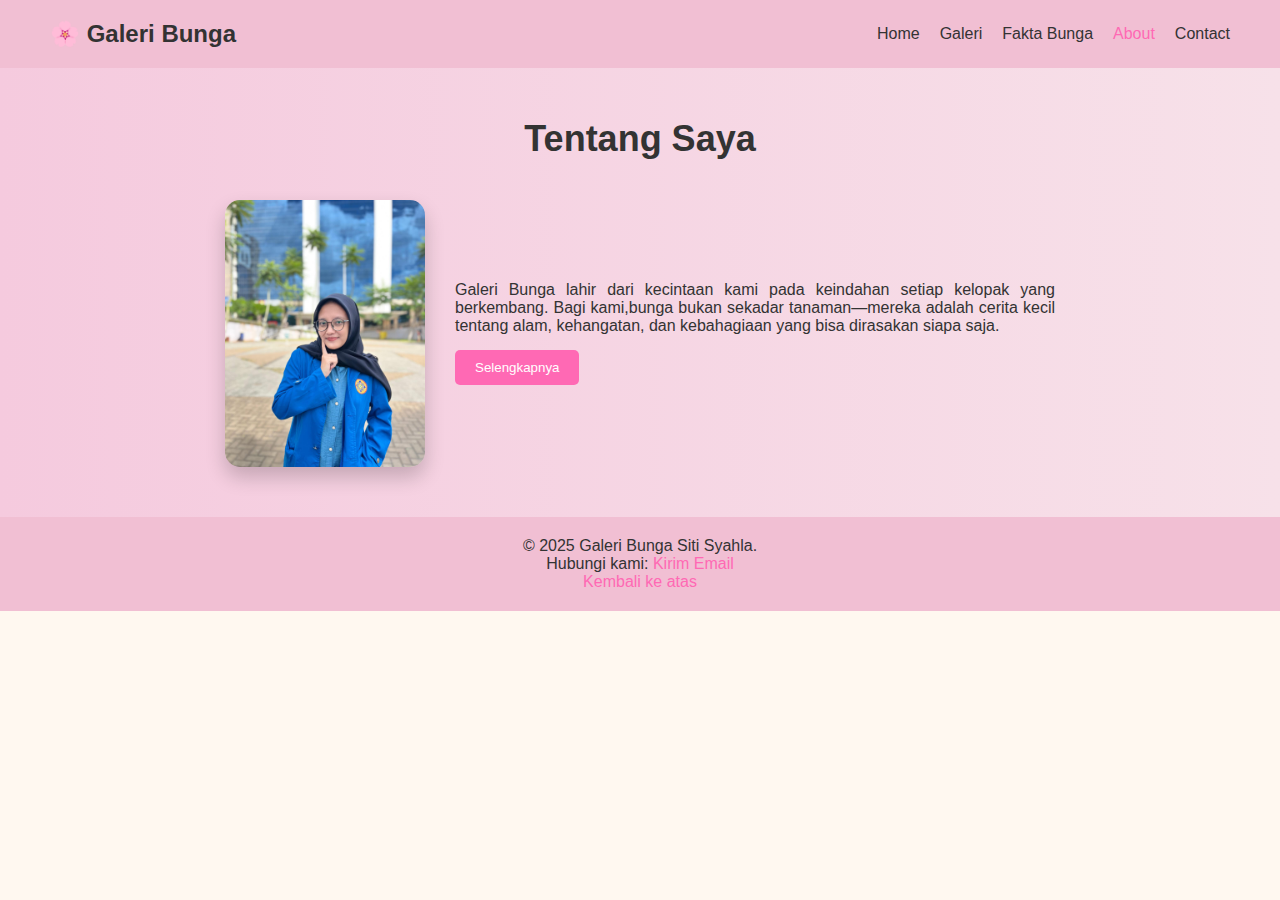
<file: about.html>
<!DOCTYPE html>
<html lang="id">
<head>
    <meta charset="UTF-8">
    <meta name="viewport" content="width=device-width, initial-scale=1.0">
    <title>Galeri Bunga</title>
    <link rel="stylesheet" href="about.css">
</head>
<body>

    <header>
        <div class="logo">🌸 Galeri Bunga</div>
        <nav>
            <ul>
                <li><a href="index.html">Home</a></li>
                <li><a href="galeri.html">Galeri</a></li>
                <li><a href="fakta.html" >Fakta Bunga</a></li>
                <li><a href="about.html" class="active">About</a></li>
                <li><a href="contact.html">Contact</a></li>
            </ul>
        </nav>
    </header>

    <section class="about">
        <h1>Tentang Saya</h1>
        <div class="about-content">
            <img src="potodiri.jpg" alt="Pemilik Galeri" class="about-img">
            <div class="about-text">
                <p>Galeri Bunga lahir dari kecintaan kami pada keindahan setiap kelopak yang berkembang.
                    Bagi kami,bunga bukan sekadar tanaman—mereka adalah cerita kecil tentang alam, 
                    kehangatan, dan kebahagiaan yang bisa dirasakan siapa saja.
                </p>
                <p id="more-text" style="display:none;">
                    Setiap hari, kami belajar dari warna, aroma, dan bentuk bunga yang selalu punya cara 
                    sendiri untuk membuat hidup terasa lebih lembut. Karena itu, kami ingin berbagi tidak 
                    hanya tampilan bunga yang memikat, tetapi juga pengetahuan, cara merawatnya, serta 
                    kisah-kisah inspiratif dari dunia flora. Mari berjalan bersama kami, dan biarkan dunia 
                    bunga membuka keindahan yang mungkin belum pernah kamu lihat sebelumnya.
                </p>
                <button id="btn-more">Selengkapnya</button>
            </div>
        </div>
    </section>



    <footer>
        <p>&copy; 2025 Galeri Bunga Siti Syahla.</p>
        <p>Hubungi kami: 
            <a href="https://mail.google.com/mail/?view=cm&fs=1&to=syahlasumantri12@gmail.com" target="_blank">Kirim Email</a>
        </p>
        <p><a href="#">Kembali ke atas</a></p>
</footer>

    <script src="main.js"></script>
</body>
</html>
</file>
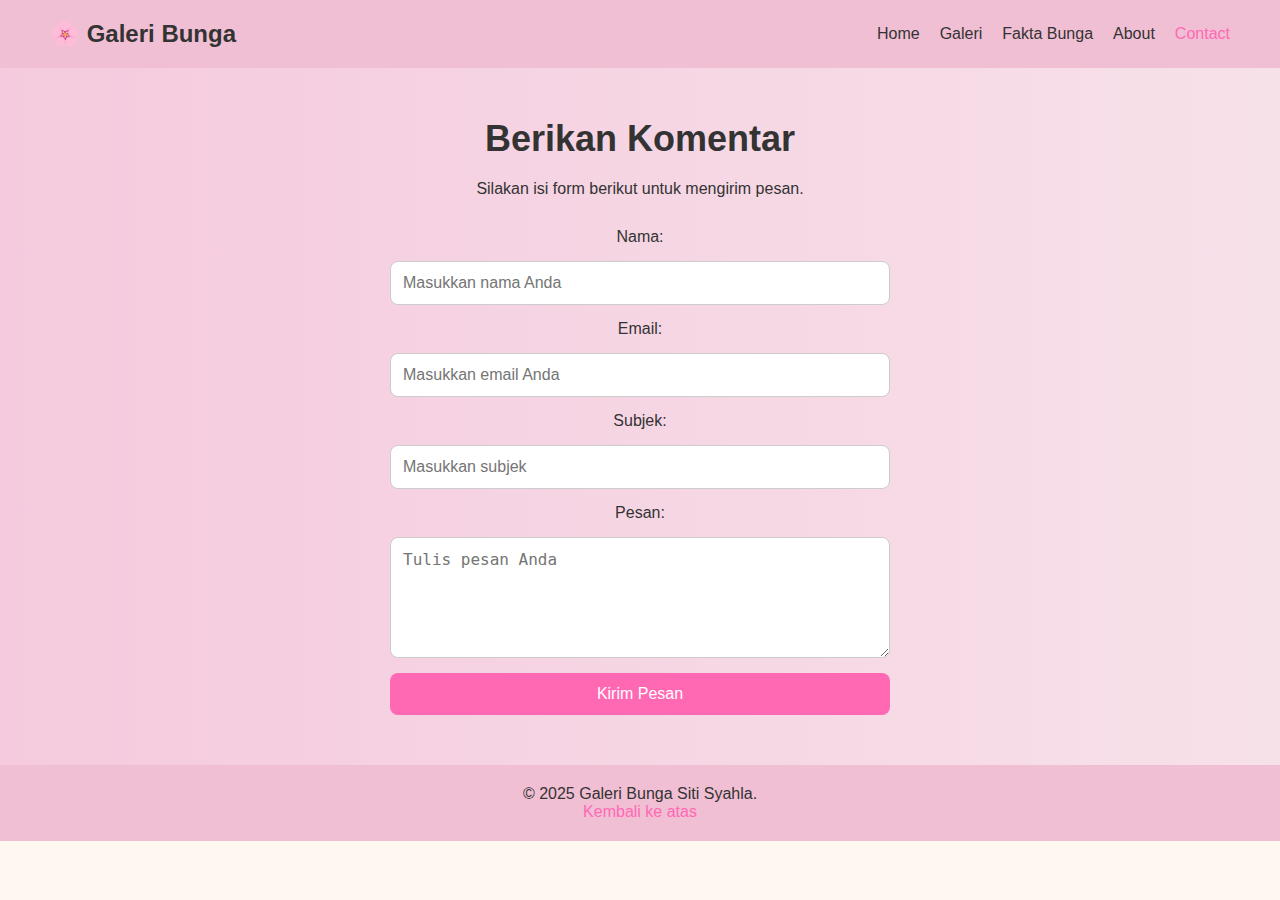
<file: contact.html>
<!DOCTYPE html>
<html lang="id">
<head>
    <meta charset="UTF-8">
    <meta name="viewport" content="width=device-width, initial-scale=1.0">
    <title> Galeri Bunga</title>
    <link rel="stylesheet" href="contact.css">
</head>
<body>

    <header>
        <div class="logo">🌸 Galeri Bunga</div>
        <nav>
            <ul>
                <li><a href="home.html">Home</a></li>
                <li><a href="galeri.html">Galeri</a></li>
                <li><a href="fakta.html" >Fakta Bunga</a></li>
                <li><a href="about.html">About</a></li>
                <li><a href="contact.html" class="active">Contact</a></li>
            </ul>
        </nav>
    </header>


    <section class="contact">
        <h1>Berikan Komentar</h1>
        <p>Silakan isi form berikut untuk mengirim pesan.</p>

        <form id="contact-form">
            <label for="name">Nama:</label>
            <input type="text" id="name" name="name" placeholder="Masukkan nama Anda" required>

            <label for="email">Email:</label>
            <input type="email" id="email" name="email" placeholder="Masukkan email Anda" required>

            <label for="subject">Subjek:</label>
            <input type="text" id="subject" name="subject" placeholder="Masukkan subjek" required>

            <label for="message">Pesan:</label>
            <textarea id="message" name="message" rows="5" placeholder="Tulis pesan Anda" required></textarea>

            <button type="submit">Kirim Pesan</button>
        </form>
    </section>


    <footer>
        <p>&copy; 2025 Galeri Bunga Siti Syahla.</p>
        <p><a href="#">Kembali ke atas</a></p>
    </footer>

    <script src="main.js"></script>
</body>
</html>
</file>
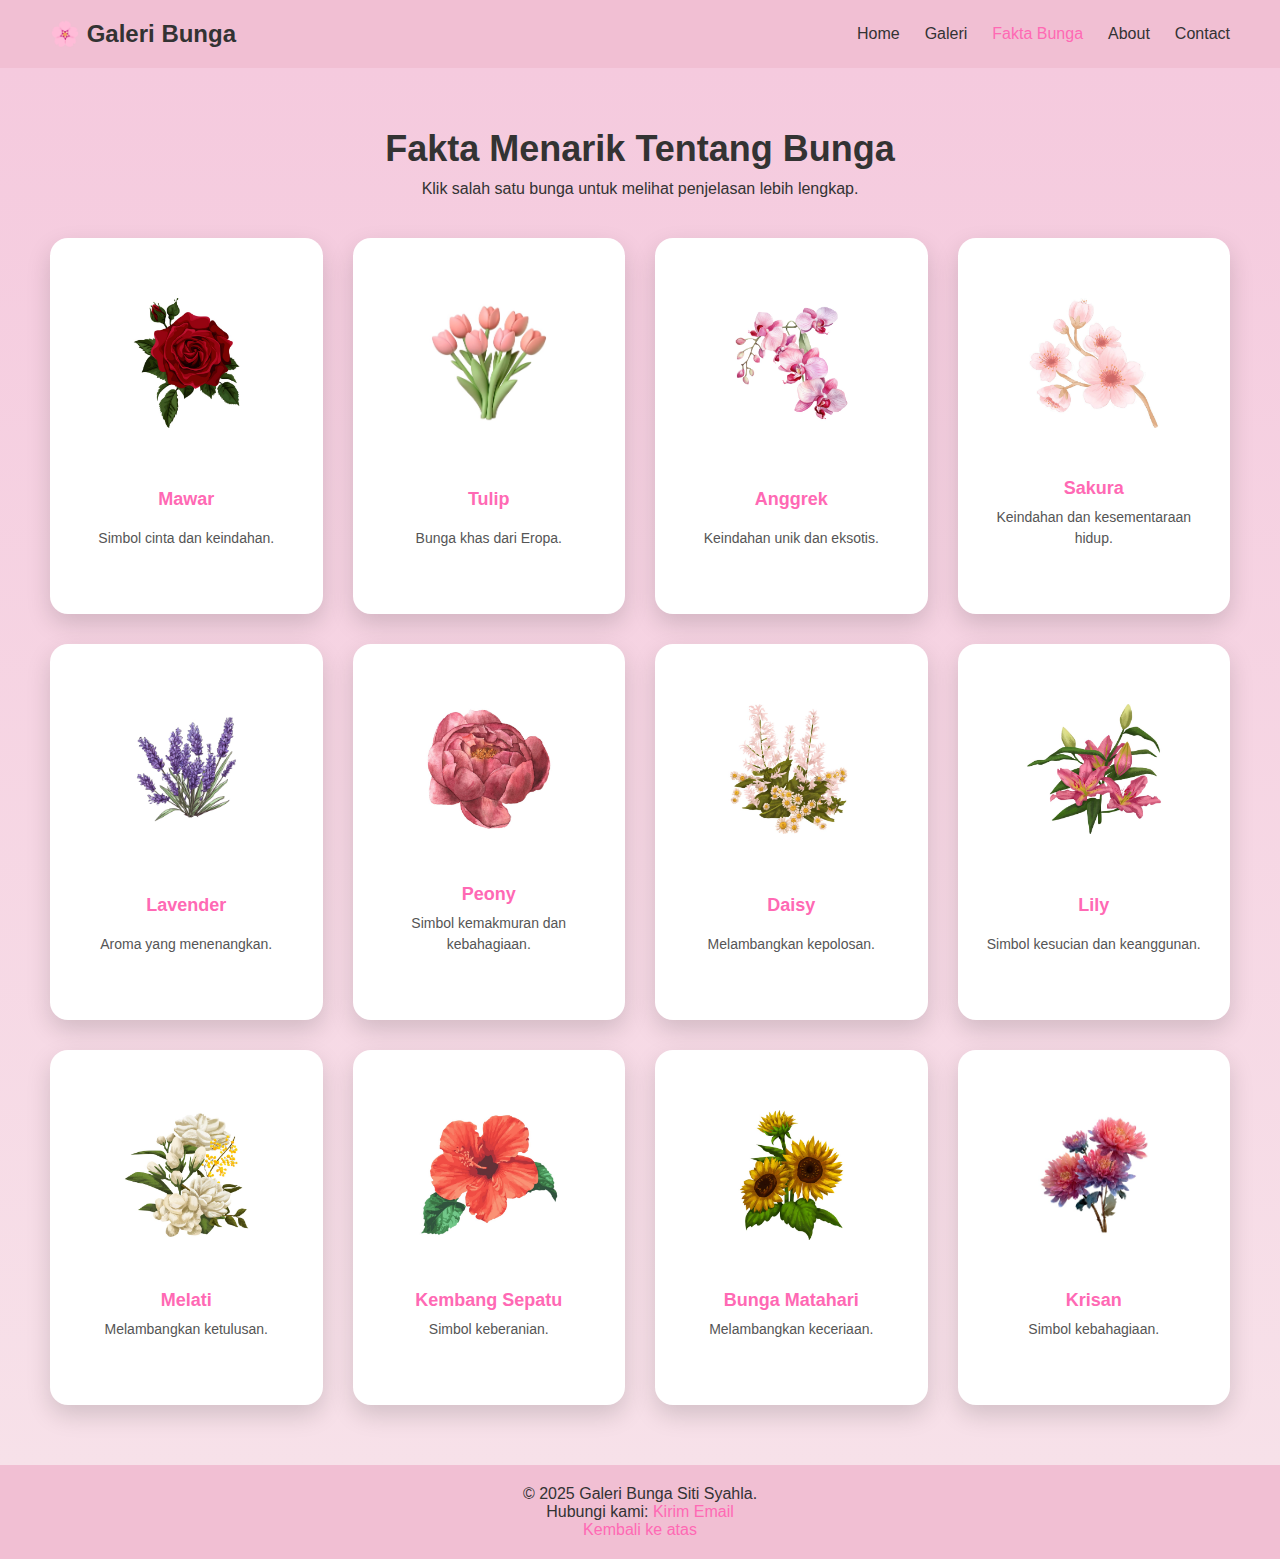
<file: fakta.html>
<!DOCTYPE html>
<html lang="id">
<head>
  <meta charset="UTF-8">
  <meta name="viewport" content="width=device-width, initial-scale=1.0">
  <title>Galeri Bunga</title>
  <link rel="stylesheet" href="fakta.css">
</head>
<body>

<header>
  <div class="logo">🌸 Galeri Bunga</div>
  <nav>
    <ul>
      <li><a href="home.html">Home</a></li>
      <li><a href="galeri.html">Galeri</a></li>
      <li><a href="fakta.html" class="active">Fakta Bunga</a></li>
      <li><a href="about.html">About</a></li>
      <li><a href="contact.html">Contact</a></li>
    </ul>
  </nav>
</header>

<section class="facts">
  <h1>Fakta Menarik Tentang Bunga</h1>
  <p>Klik salah satu bunga untuk melihat penjelasan lebih lengkap.</p>

  <!-- GRID (HANYA SATU!) -->
  <div class="facts-grid">

    <div class="fact-card" onclick="openLightbox('mawar')">
      <img src="mawar.jpg" alt="Mawar">
      <h3>Mawar</h3>
      <p>Simbol cinta dan keindahan.</p>
    </div>

    <div class="fact-card" onclick="openLightbox('tulip')">
      <img src="tulip.jpg" alt="Tulip">
      <h3>Tulip</h3>
      <p>Bunga khas dari Eropa.</p>
    </div>

    <div class="fact-card" onclick="openLightbox('anggrek')">
      <img src="anggrek.jpg" alt="Anggrek">
      <h3>Anggrek</h3>
      <p>Keindahan unik dan eksotis.</p>
    </div>

    <div class="fact-card" onclick="openLightbox('sakura')">
      <img src="sakura.jpg" alt="Sakura">
      <h3>Sakura</h3>
      <p>Keindahan dan kesementaraan hidup.</p>
    </div>

    <div class="fact-card" onclick="openLightbox('lavender')">
      <img src="lavender.jpg" alt="Lavender">
      <h3>Lavender</h3>
      <p>Aroma yang menenangkan.</p>
    </div>

    <div class="fact-card" onclick="openLightbox('peony')">
      <img src="peony.jpg" alt="Peony">
      <h3>Peony</h3>
      <p>Simbol kemakmuran dan kebahagiaan.</p>
    </div>

    <div class="fact-card" onclick="openLightbox('daisy')">
      <img src="daisy.jpg" alt="Daisy">
      <h3>Daisy</h3>
      <p>Melambangkan kepolosan.</p>
    </div>

    <div class="fact-card" onclick="openLightbox('lili')">
      <img src="lily.jpg" alt="Lili">
      <h3>Lily</h3>
      <p>Simbol kesucian dan keanggunan.</p>
    </div>

    <div class="fact-card" onclick="openLightbox('melati')">
      <img src="melati.jpg" alt="Melati">
      <h3>Melati</h3>
      <p>Melambangkan ketulusan.</p>
    </div>

    <div class="fact-card" onclick="openLightbox('kembang-sepatu')">
      <img src="kembangsepatu.jpg" alt="Kembang Sepatu">
      <h3>Kembang Sepatu</h3>
      <p>Simbol keberanian.</p>
    </div>

    <div class="fact-card" onclick="openLightbox('matahari')">
      <img src="matahari.jpg" alt="Bunga Matahari">
      <h3>Bunga Matahari</h3>
      <p>Melambangkan keceriaan.</p>
    </div>

    <div class="fact-card" onclick="openLightbox('krisan')">
      <img src="krisan.jpg" alt="Krisan">
      <h3>Krisan</h3>
      <p>Simbol kebahagiaan.</p>
    </div>

  </div>
</section>

<!-- LIGHTBOX -->
<div class="lightbox" id="lightbox">
  <span class="close" onclick="closeLightbox()">&times;</span>
  <div class="lightbox-content">
    <img id="lightbox-img">
    <div class="lightbox-text">
      <h2 id="lightbox-title"></h2>
      <p id="lightbox-desc"></p>
    </div>
  </div>
</div>

<footer>
        <p>&copy; 2025 Galeri Bunga Siti Syahla.</p>
        <p>Hubungi kami: 
            <a href="https://mail.google.com/mail/?view=cm&fs=1&to=syahlasumantri12@gmail.com" target="_blank">Kirim Email</a>
        </p>
        <p><a href="#">Kembali ke atas</a></p>
</footer>

<script src="main.js"></script>
</body>
</html>
</file>
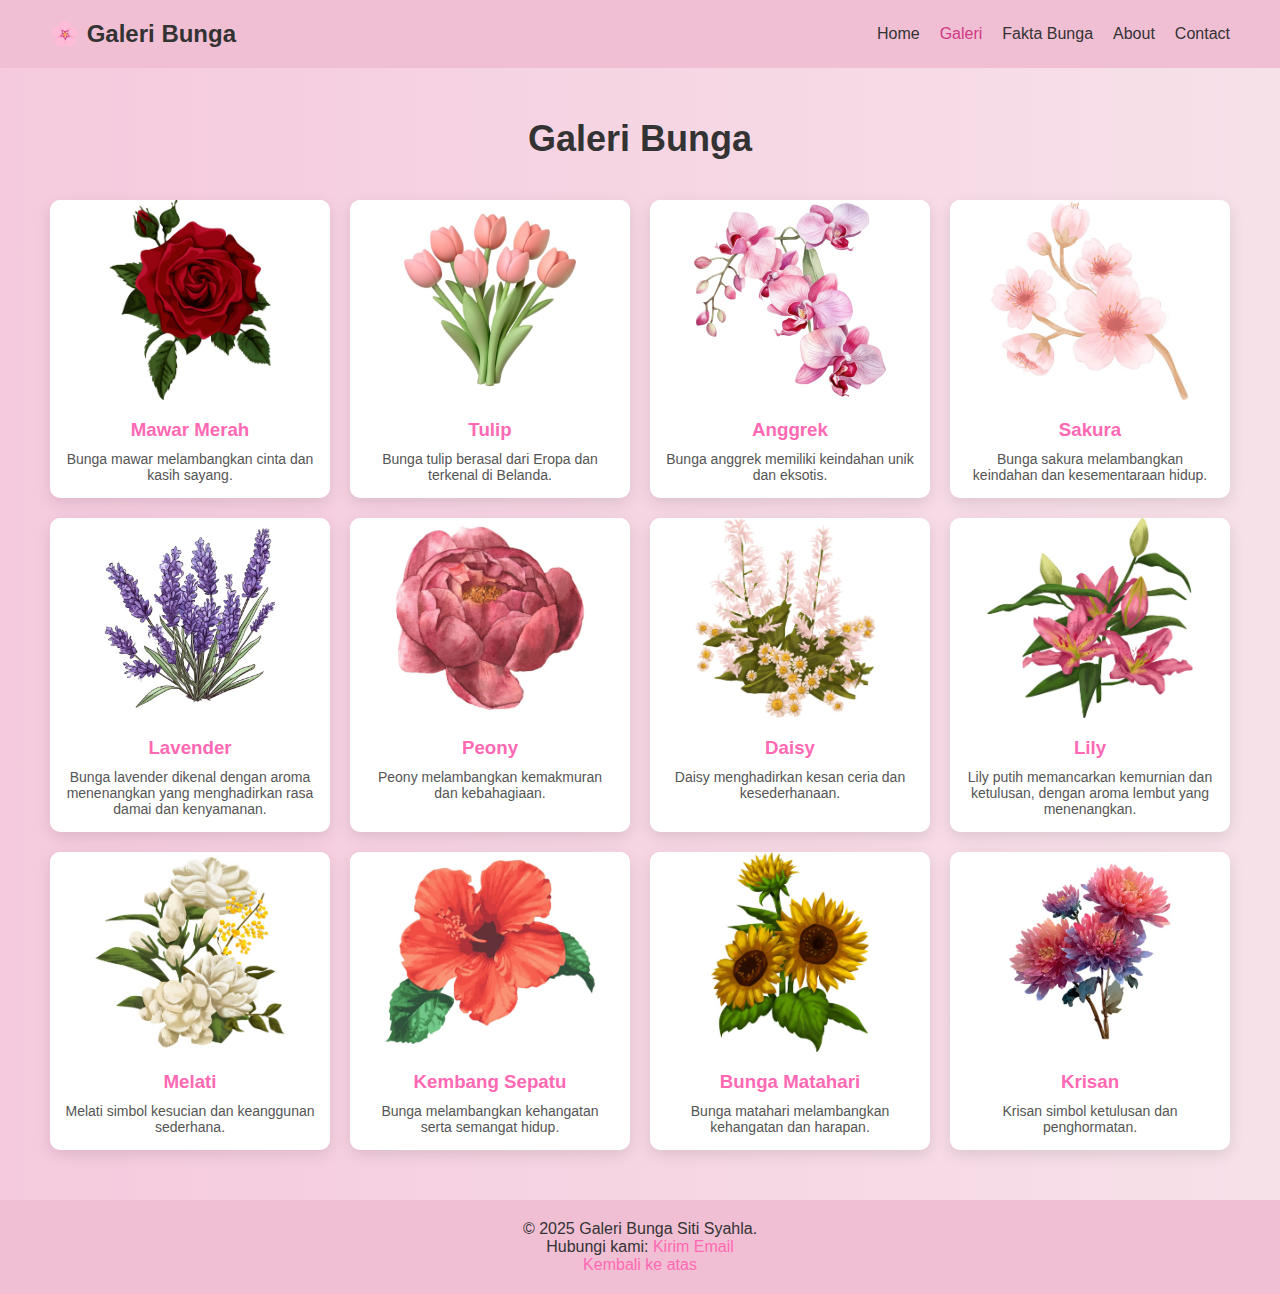
<file: galeri.html>
<!DOCTYPE html>
<html lang="id">
<head>
    <meta charset="UTF-8">
    <meta name="viewport" content="width=device-width, initial-scale=1.0">
    <title>Galeri Bunga</title>
    <link rel="stylesheet" href="galeri.css">
</head>
<body>

    <header>
        <div class="logo">🌸 Galeri Bunga</div>
        <nav>
            <ul>
                <li><a href="home.html">Home</a></li>
                <li><a href="galeri.html" class="active">Galeri</a></li>
                <li><a href="fakta.html" >Fakta Bunga</a></li>
                <li><a href="about.html">About</a></li>
                <li><a href="contact.html">Contact</a></li>
            </ul>
        </nav>
    </header>


    <section class="gallery">
        <h1>Galeri Bunga</h1>
        <div class="grid">
            <div class="card">
                <img src="mawar.jpg" alt="Bunga Mawar">
                <div class="desc">
                    <h3>Mawar Merah</h3>
                    <p>Bunga mawar melambangkan cinta dan kasih sayang.</p>
                </div>
            </div>

            <div class="card">
                <img src="tulip.jpg" alt="Bunga Tulip">
                <div class="desc">
                    <h3>Tulip</h3>
                    <p>Bunga tulip berasal dari Eropa dan terkenal di Belanda.</p>
                </div>
            </div>

            <div class="card">
                <img src="anggrek.jpg" alt="Bunga Anggrek">
                <div class="desc">
                    <h3>Anggrek</h3>
                    <p>Bunga anggrek memiliki keindahan unik dan eksotis.</p>
                </div>
            </div>

            <div class="card">
                <img src="sakura.jpg" alt="Bunga Sakura">
                <div class="desc">
                    <h3>Sakura</h3>
                    <p>Bunga sakura melambangkan keindahan dan kesementaraan hidup.</p>
                </div>
            </div>

            <div class="card">
                <img src="lavender.jpg" alt="Bunga Lavender">
                <div class="desc">
                    <h3>Lavender</h3>
                    <p>Bunga lavender dikenal dengan aroma menenangkan yang menghadirkan rasa damai dan kenyamanan.</p>
                </div>
            </div>

            <div class="card">
                <img src="peony.jpg" alt="Bunga Peony">
                <div class="desc">
                    <h3>Peony</h3>
                    <p>Peony melambangkan kemakmuran dan kebahagiaan.</p>
                </div>
            </div>

            <div class="card">
                <img src="daisy.jpg" alt="Bunga Daisy">
                <div class="desc">
                    <h3>Daisy</h3>
                    <p>Daisy menghadirkan kesan ceria dan kesederhanaan.</p>
                </div>
            </div>

            <div class="card">
                <img src="lily.jpg" alt="Bunga Lily">
                <div class="desc">
                    <h3>Lily</h3>
                    <p>Lily putih memancarkan kemurnian dan ketulusan, dengan aroma lembut yang menenangkan.</p>
                </div>
            </div>

            <div class="card">
                <img src="melati.jpg" alt="Bunga Melati">
                <div class="desc">
                    <h3>Melati</h3>
                    <p>Melati simbol kesucian dan keanggunan sederhana.</p>
                </div>
            </div>

            <div class="card">
                <img src="kembangsepatu.jpg" alt="Bunga Kembang Sepatu">
                <div class="desc">
                    <h3>Kembang Sepatu</h3>
                    <p>Bunga melambangkan kehangatan serta semangat hidup.</p>
                </div>
            </div>

            <div class="card">
                <img src="matahari.jpg" alt="Bunga Matahari">
                <div class="desc">
                    <h3>Bunga Matahari</h3>
                    <p>Bunga matahari melambangkan kehangatan dan harapan.</p>
                </div>
            </div>
            
            <div class="card">
                <img src="krisan.jpg" alt="Bunga Krisan">
                <div class="desc">
                    <h3>Krisan</h3>
                    <p>Krisan simbol ketulusan dan penghormatan.</p>
                </div>
            </div>
        </div>
    </section>


    <footer>
        <p>&copy; 2025 Galeri Bunga Siti Syahla.</p>
        <p>Hubungi kami: 
            <a href="https://mail.google.com/mail/?view=cm&fs=1&to=syahlasumantri12@gmail.com" target="_blank">Kirim Email</a>
        </p>
        <p><a href="#">Kembali ke atas</a></p>
</footer>

    <script src="main.js"></script>
</body>
</html>
</file>
<file: about.css>
* {
    margin: 0;
    padding: 0;
    box-sizing: border-box;
}

body {
    font-family: 'Arial', sans-serif;
    background-color: #fff8f0;
    color: #333;
}


header {
    display: flex;
    justify-content: space-between;
    align-items: center;
    padding: 20px 50px;
    background-color: #f1bfd3;
    box-shadow: 0 2px 5px rgba(0,0,0,0.1);
}

header .logo {
    font-size: 24px;
    font-weight: bold;
}

header nav ul {
    list-style: none;
    display: flex;
    gap: 20px;
}

header nav ul li a {
    text-decoration: none;
    color: #333;
    font-weight: 500;
    transition: color 0.3s;
}

header nav ul li a:hover,
header nav ul li a.active {
    color: #ff69b4;
}


.about {
    padding: 50px;
    text-align: center;
    background: linear-gradient(to right, #f5cade, #f7e1e9);

}

.about h1 {
    font-size: 36px;
    margin-bottom: 40px;
}

.about-content {
    display: flex;
    flex-wrap: wrap;
    align-items: center;
    gap: 30px;
    justify-content: center;
}

.about-img {
    width: 200px;
    border-radius: 15px;
    box-shadow: 0 10px 20px rgba(0,0,0,0.2);
}

.about-text {
    max-width: 600px;
    text-align: justify;
}

.about-text p {
    font-size: 16px;
    margin-bottom: 15px;
}

#btn-more {
    padding: 10px 20px;
    background-color: #ff69b4;
    color: white;
    border: none;
    border-radius: 5px;
    cursor: pointer;
    transition: transform 0.3s;
}

#btn-more:hover {
    transform: scale(1.05);
}


footer {
    text-align: center;
    padding: 20px;
    background-color: #f1bfd3;
}

footer a {
    text-decoration: none;
    color: #ff69b4;
}

footer a:hover {
    text-decoration: underline;
}
</file>
<file: contact.css>
* {
    margin: 0;
    padding: 0;
    box-sizing: border-box;
}

body {
    font-family: 'Arial', sans-serif;
    background-color: #fff8f0;
    color: #333;
}


header {
    display: flex;
    justify-content: space-between;
    align-items: center;
    padding: 20px 50px;
    background-color: #f1bfd3;
    box-shadow: 0 2px 5px rgba(0,0,0,0.1);
}

header .logo {
    font-size: 24px;
    font-weight: bold;
}

header nav ul {
    list-style: none;
    display: flex;
    gap: 20px;
}

header nav ul li a {
    text-decoration: none;
    color: #333;
    font-weight: 500;
    transition: color 0.3s;
}

header nav ul li a:hover,
header nav ul li a.active {
    color: #ff69b4;
}


.contact {
    padding: 50px;
    text-align: center;
    background: linear-gradient(to right, #f5cade, #f7e1e9);
}

.contact h1 {
    font-size: 36px;
    margin-bottom: 20px;
}

.contact p {
    font-size: 16px;
    margin-bottom: 30px;
}


form {
    max-width: 500px;
    margin: 0 auto;
    display: flex;
    flex-direction: column;
    gap: 15px;
}

input, textarea {
    padding: 12px;
    border-radius: 8px;
    border: 1px solid #ccc;
    font-size: 16px;
    transition: border 0.3s, box-shadow 0.3s;
}

input:focus, textarea:focus {
    border-color: #ff69b4;
    box-shadow: 0 0 10px rgba(255,105,180,0.3);
    outline: none;
}

button {
    padding: 12px;
    background-color: #ff69b4;
    color: white;
    font-size: 16px;
    border: none;
    border-radius: 8px;
    cursor: pointer;
    transition: transform 0.3s, background-color 0.3s;
}


footer {
    text-align: center;
    padding: 20px;
    background-color: #f1bfd3;
}

footer a {
    text-decoration: none;
    color: #ff69b4;
}

footer a:hover {
    text-decoration: underline;
}
</file>
<file: galeri.css>
* {
    margin: 0;
    padding: 0;
    box-sizing: border-box;
}

body {
    font-family: 'Arial', sans-serif;
    background-color: #fff8f0;
    color: #333;
}

header {
    display: flex;
    justify-content: space-between;
    align-items: center;
    padding: 20px 50px;
    background-color: #f1bfd3;
    box-shadow: 0 2px 5px rgba(0,0,0,0.1);
}

header .logo {
    font-size: 24px;
    font-weight: bold;
}

header nav ul {
    list-style: none;
    display: flex;
    gap: 20px;
}

header nav ul li a {
    text-decoration: none;
    color: #333;
    font-weight: 500;
    transition: color 0.3s;
}

header nav ul li a:hover,
header nav ul li a.active {
    color: #d03784;
}


.gallery {
    padding: 50px;
    text-align: center;
    background: linear-gradient(to right, #f5cade, #f7e1e9);
}

.gallery h1 {
    font-size: 36px;
    margin-bottom: 40px;
}


.grid {
    display: grid;
    grid-template-columns: repeat(auto-fit, minmax(250px, 1fr));
    gap: 20px;
}

.card {
    background-color: #fff;
    border-radius: 10px;
    overflow: hidden;
    box-shadow: 0 5px 15px rgba(0,0,0,0.1);
    transition: transform 0.3s, box-shadow 0.3s;
    cursor: pointer;
}

.card:hover {
    transform: translateY(-10px);
    box-shadow: 0 15px 25px rgba(0,0,0,0.2);
}

.card img {
    width: 100%;
    height: 200px;
    object-fit: cover;
}

.desc {
    padding: 15px;
}

.desc h3 {
    margin-bottom: 10px;
    color: #ff69b4;
}

.desc p {
    font-size: 14px;
    color: #555;
}

footer {
    text-align: center;
    padding: 20px;
    background-color: #f1bfd3;
}

footer a {
    text-decoration: none;
    color: #ff69b4;
}

footer a:hover {
    text-decoration: underline;
}
</file>
<file: fakta.css>
/* =====================
   RESET
===================== */
* {
  margin: 0;
  padding: 0;
  box-sizing: border-box;
}

/* =====================
   BODY
===================== */
body {
  font-family: Arial, sans-serif;
  background-color: #fff8f0;
  color: #333;
}

/* =====================
   HEADER
===================== */
header {
  display: flex;
  justify-content: space-between;
  align-items: center;
  padding: 20px 50px;
  background-color: #f1bfd3;
  box-shadow: 0 2px 8px rgba(0,0,0,0.1);
}

header .logo {
  font-size: 24px;
  font-weight: bold;
}

header nav ul {
  list-style: none;
  display: flex;
  gap: 25px;
}

header nav ul li a {
  text-decoration: none;
  color: #333;
  font-weight: 500;
  transition: color 0.3s;
}

header nav ul li a:hover,
header nav ul li a.active {
  color: #ff69b4;
}

/* =====================
   SECTION (GALERI & FAKTA)
===================== */
.facts,
.gallery {
  padding: 60px 50px;
  text-align: center;
  background: linear-gradient(to bottom, #f5cade, #f7e1e9);
}

.facts h1,
.gallery h1 {
  font-size: 36px;
  margin-bottom: 10px;
}

.facts p,
.gallery p {
  font-size: 16px;
  margin-bottom: 40px;
}

/* =====================
   GRID CARD
===================== */
.facts-grid,
.gallery-grid {
  display: grid;
  grid-template-columns: repeat(4, 1fr);
  gap: 30px;
}

/* =====================
   CARD BUNGA
===================== */
.fact-card,
.gallery-card {
  background: #fff;
  border-radius: 18px;
  padding: 25px 20px;
  text-align: center;
  box-shadow: 0 10px 25px rgba(0,0,0,0.15);
  transition: transform 0.3s ease, box-shadow 0.3s ease;
  cursor: pointer;

  display: flex;
  flex-direction: column;
  justify-content: space-between;
}

.fact-card:hover,
.gallery-card:hover {
  transform: translateY(-10px);
  box-shadow: 0 18px 35px rgba(0,0,0,0.25);
}

/* =====================
   GAMBAR
===================== */
.fact-card img,
.gallery-card img {
  width: 100%;
  height: 200px;
  object-fit: contain;
  margin-bottom: 15px;
}

/* =====================
   JUDUL
===================== */
.fact-card h3,
.gallery-card h3 {
  color: #ff69b4;
  font-size: 18px;
  margin-bottom: 8px;
}

/* =====================
   DESKRIPSI
===================== */
.fact-card p,
.gallery-card p {
  font-size: 14px;
  color: #555;
  line-height: 1.5;
}

/* =====================
   DETAIL BUNGA
===================== */
.detail {
  padding: 40px;
  background-color: #fff;
  margin: 50px auto;
  width: 80%;
  max-width: 900px;
  border-radius: 18px;
  box-shadow: 0 12px 25px rgba(0,0,0,0.2);
  text-align: center;
}

.detail-content h2 {
  color: #ff69b4;
  margin-bottom: 15px;
}

.detail-content img {
  width: 260px;
  border-radius: 15px;
  margin: 20px 0;
  box-shadow: 0 8px 18px rgba(0,0,0,0.2);
}

.detail-content p {
  font-size: 15px;
  margin-bottom: 8px;
}

/* =====================
   LIGHTBOX
===================== */
.lightbox {
  display: none;
  position: fixed;
  inset: 0;
  background: rgba(0,0,0,0.75);
  z-index: 999;
  justify-content: center;
  align-items: center;
}

.lightbox-content {
  background: #fff;
  width: 80%;
  max-width: 900px;
  border-radius: 18px;
  padding: 30px;
  display: flex;
  gap: 25px;
  animation: fadeIn 0.3s ease-in-out;
}

.lightbox-content img {
  width: 300px;
  object-fit: contain;
  border-radius: 15px;
}

.lightbox-text h2 {
  color: #ff69b4;
  margin-bottom: 10px;
}

.lightbox-text p {
  font-size: 15px;
  line-height: 1.6;
}

.close {
  position: absolute;
  top: 25px;
  right: 40px;
  font-size: 40px;
  color: #fff;
  cursor: pointer;
}

/* =====================
   FOOTER
===================== */
footer {
  text-align: center;
  padding: 20px;
  background-color: #f1bfd3;
}

footer a {
  text-decoration: none;
  color: #ff69b4;
}

footer a:hover {
  text-decoration: underline;
}

/* =====================
   RESPONSIVE
===================== */
@media (max-width: 1024px) {
  .facts-grid,
  .gallery-grid {
    grid-template-columns: repeat(3, 1fr);
  }
}

@media (max-width: 768px) {
  header {
    padding: 15px 25px;
  }

  .facts,
  .gallery {
    padding: 40px 25px;
  }

  .facts-grid,
  .gallery-grid {
    grid-template-columns: repeat(2, 1fr);
  }

  .lightbox-content {
    flex-direction: column;
    align-items: center;
  }
}

@media (max-width: 480px) {
  .facts-grid,
  .gallery-grid {
    grid-template-columns: 1fr;
  }
}

/* =====================
   ANIMASI
===================== */
@keyframes fadeIn {
  from { opacity: 0; }
  to { opacity: 1; }
}

@media (max-width: 768px) {
  .facts-container {
    grid-template-columns: 1fr;
  }
}
</file>
